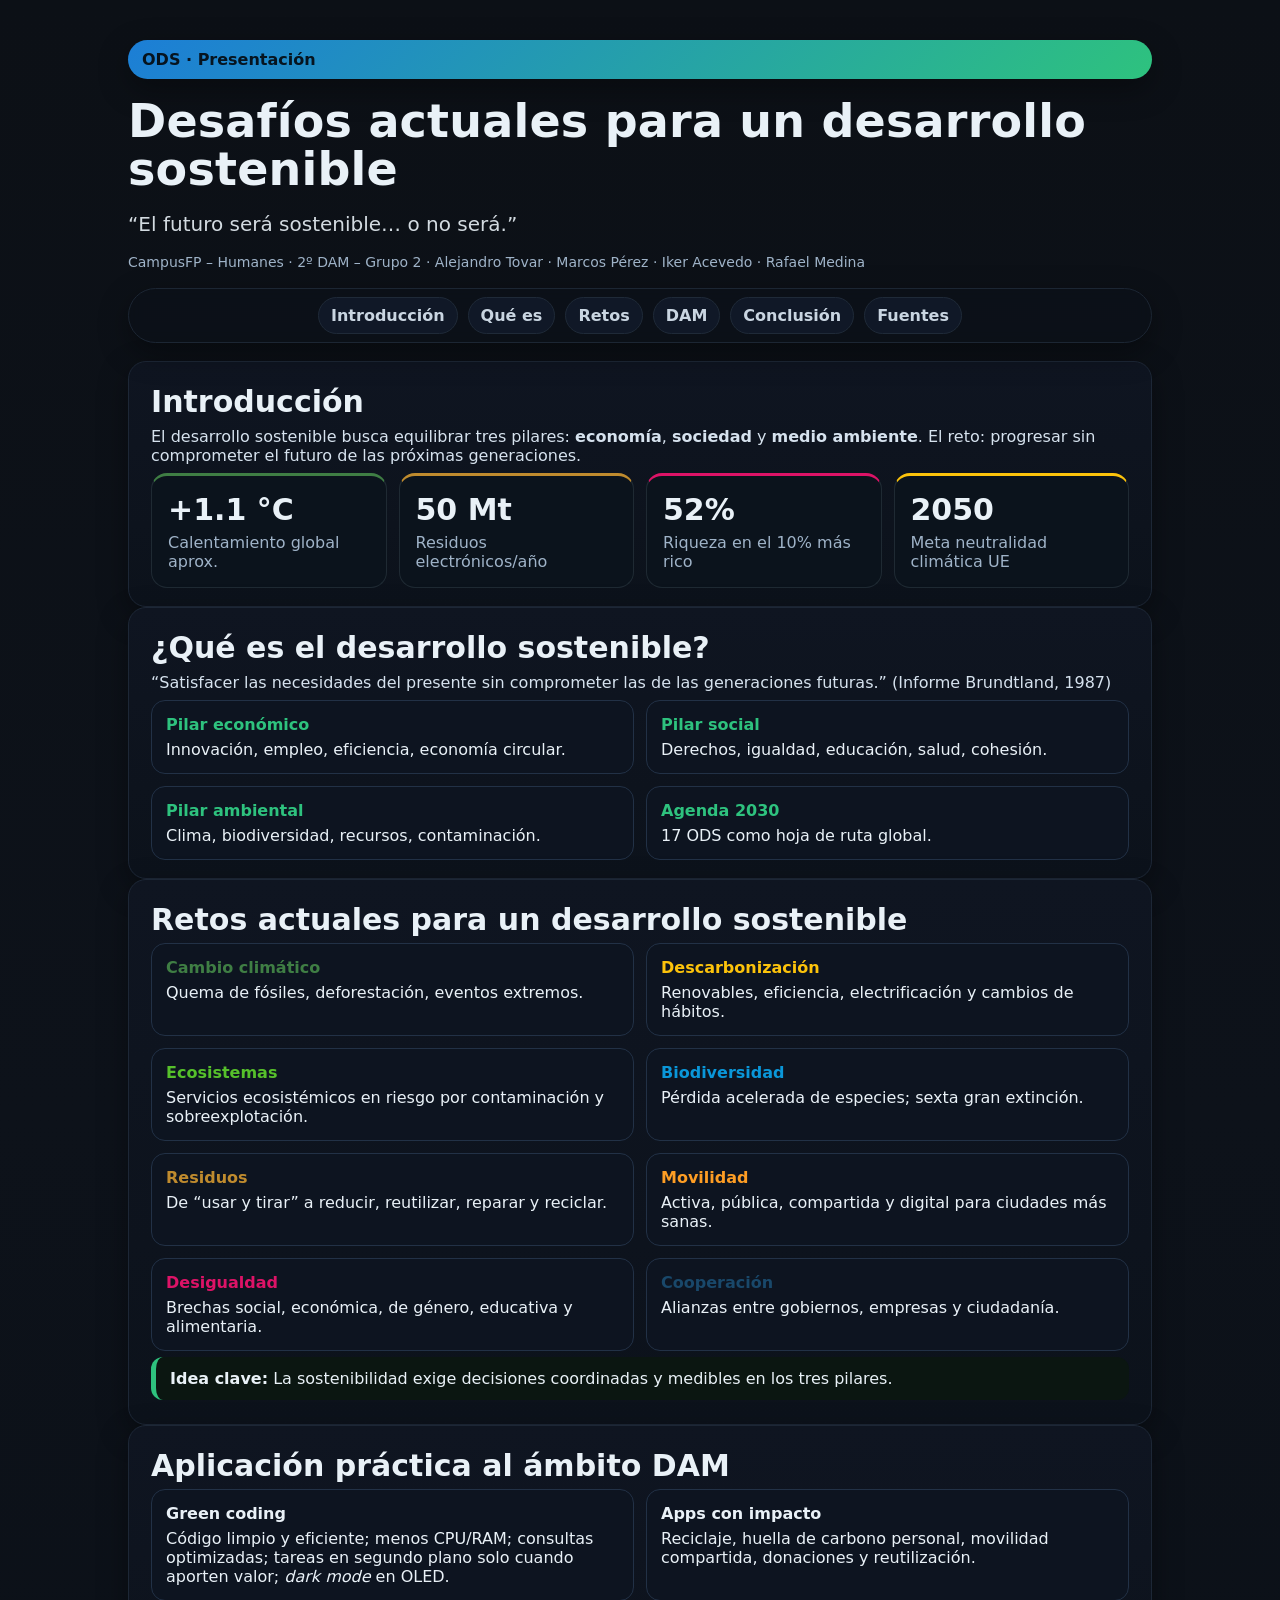
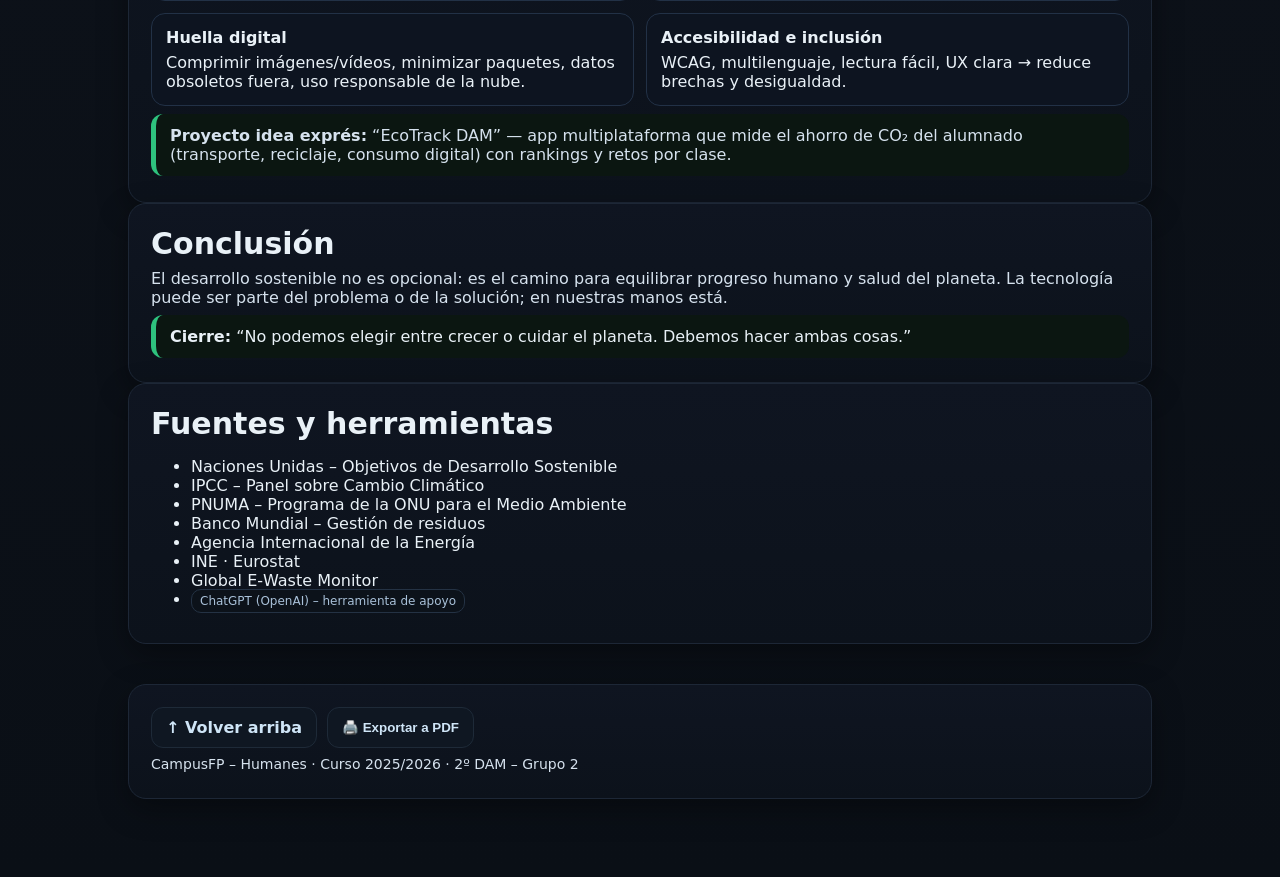
<file: index.html>
<!DOCTYPE html>
<html lang="es">

<head>
    <meta charset="utf-8" />
    <meta name="viewport" content="width=device-width, initial-scale=1" />
    <title>Desafíos actuales para un desarrollo sostenible — 2º DAM Grupo 2</title>
    <style>
        :root {
            --bg: #0e1116;
            /* dark slate */
            --card: #121722;
            --muted: #9fb3c8;
            --text: #e9f1f7;
            --accent: #2ec27e;
            /* green */
            --accent2: #1c7ed6;
            /* blue */
            --accent3: #f59e0b;
            /* amber */
            --accent4: #ef4444;
            /* red */
            --ring: 0 0 0 3px rgba(46, 194, 126, .25);
            --radius: 18px;
            --shadow: 0 10px 30px rgba(0, 0, 0, .35);
            --ods1: #e5243b;
            --ods2: #dda63a;
            --ods3: #4c9f38;
            --ods4: #c5192d;
            --ods5: #ff3a21;
            --ods6: #26bde2;
            --ods7: #fcc30b;
            --ods8: #a21942;
            --ods9: #fd6925;
            --ods10: #dd1367;
            --ods11: #fd9d24;
            --ods12: #bf8b2e;
            --ods13: #3f7e44;
            --ods14: #0a97d9;
            --ods15: #56c02b;
            --ods16: #00689d;
            --ods17: #19486a;
        }

        * {
            box-sizing: border-box
        }

        html,
        body {
            margin: 0;
            padding: 0;
            background: linear-gradient(180deg, #0c1016, #0d121a 45%, #0a0f16);
            color: var(--text);
            font-family: Inter, system-ui, -apple-system, Segoe UI, Roboto, Ubuntu, "Helvetica Neue", Arial, sans-serif;
        }

        a {
            color: var(--accent2);
            text-decoration: none
        }

        a:hover {
            text-decoration: underline
        }

        .wrap {
            max-width: 1080px;
            margin: 0 auto;
            padding: 28px
        }

        header {
            display: grid;
            gap: 18px;
            align-items: center;
            margin: 12px 0 18px
        }

        .title {
            font-size: clamp(28px, 5vw, 46px);
            font-weight: 800;
            line-height: 1.05;
            letter-spacing: .2px
        }

        .subtitle {
            font-size: clamp(16px, 2.6vw, 20px);
            opacity: .9
        }

        .chip {
            display: inline-flex;
            gap: 10px;
            align-items: center;
            background: linear-gradient(135deg, var(--accent2), var(--accent));
            padding: 10px 14px;
            border-radius: 999px;
            color: #06141f;
            font-weight: 700;
            box-shadow: var(--shadow)
        }

        .meta {
            display: flex;
            flex-wrap: wrap;
            gap: 8px;
            color: var(--muted);
            font-size: 14px
        }

        nav {
            position: sticky;
            top: 10px;
            z-index: 5;
            background: #0d121a99;
            backdrop-filter: blur(6px);
            border: 1px solid #1c2633;
            border-radius: 999px;
            padding: 8px 12px;
            display: flex;
            gap: 10px;
            flex-wrap: wrap;
            justify-content: center;
            box-shadow: var(--shadow)
        }

        nav a {
            padding: 8px 12px;
            border-radius: 999px;
            background: #101827;
            border: 1px solid #1f2a38;
            color: #c9d5e1;
            font-weight: 600
        }

        nav a:hover {
            box-shadow: var(--ring)
        }

        .grid {
            display: grid;
            gap: 18px
        }

        @media(min-width:920px) {
            .grid {
                grid-template-columns: repeat(12, 1fr)
            }
        }

        .card {
            grid-column: 1/-1;
            background: linear-gradient(180deg, #0f1521, #0c121b);
            border: 1px solid #1d2736;
            border-radius: var(--radius);
            padding: 22px 22px 18px;
            box-shadow: var(--shadow)
        }

        .card h2 {
            margin: 0 0 6px;
            font-size: clamp(22px, 3.5vw, 30px)
        }

        .card p {
            margin: 8px 0;
            color: #d6e2ee
        }

        .pill {
            display: inline-block;
            padding: 6px 10px;
            border-radius: 999px;
            border: 1px solid #253249;
            color: #b9cbe0;
            margin: 6px 6px 0 0;
            font-size: 13px
        }

        .ods-list {
            display: grid;
            grid-template-columns: repeat(2, minmax(0, 1fr));
            gap: 12px;
            margin-top: 8px
        }

        @media(min-width:740px) {
            .ods-list {
                grid-template-columns: repeat(4, minmax(0, 1fr))
            }
        }

        .ods {
            border-radius: 14px;
            padding: 14px;
            border: 1px solid #223146;
            background: #0d1420
        }

        .ods strong {
            display: block;
            margin-bottom: 6px
        }

        .kpi {
            display: grid;
            grid-template-columns: repeat(2, minmax(0, 1fr));
            gap: 12px
        }

        @media(min-width:740px) {
            .kpi {
                grid-template-columns: repeat(4, minmax(0, 1fr))
            }
        }

        .kpicard {
            padding: 16px;
            border-radius: 16px;
            background: #0b131c;
            border: 1px solid #1f2a33
        }

        .kpicard h3 {
            margin: 0 0 6px;
            font-size: 30px
        }

        .kpicard span {
            color: var(--muted)
        }

        .callout {
            border-left: 5px solid var(--accent);
            background: #0b1611;
            border-radius: 12px;
            padding: 12px 14px;
            margin: 6px 0
        }

        .row {
            display: grid;
            grid-template-columns: 1fr;
            gap: 12px
        }

        @media(min-width:900px) {
            .row {
                grid-template-columns: 1fr 1fr
            }
        }

        .badge {
            display: inline-flex;
            gap: 8px;
            align-items: center;
            border: 1px solid #1e2a38;
            border-radius: 999px;
            padding: 6px 10px;
            color: #c9d5e1;
            background: #0f1722
        }

        footer {
            margin: 40px 0 50px;
            color: #9fb3c8
        }

        .btns {
            display: flex;
            gap: 10px;
            flex-wrap: wrap
        }

        .btn {
            display: inline-flex;
            gap: 10px;
            align-items: center;
            padding: 10px 14px;
            border-radius: 12px;
            border: 1px solid #1e2a38;
            background: #0f1722;
            color: #cfe5f7;
            font-weight: 700
        }

        .btn:hover {
            box-shadow: var(--ring)
        }

        .tag {
            padding: 4px 8px;
            border-radius: 10px;
            border: 1px solid #243244;
            background: #0c121a;
            color: #a9c1d9;
            font-size: 12px
        }
    </style>
</head>

<body>
    <div class="wrap">
        <header>
            <span class="chip">ODS · Presentación</span>
            <div class="title">Desafíos actuales para un desarrollo sostenible</div>
            <div class="subtitle">“El futuro será sostenible… o no será.”</div>
            <div class="meta">CampusFP – Humanes · 2º DAM – Grupo 2 · Alejandro Tovar · Marcos Pérez · Iker Acevedo ·
                Rafael Medina</div>
        </header>

        <nav>
            <a href="#intro">Introducción</a>
            <a href="#def">Qué es</a>
            <a href="#retos">Retos</a>
            <a href="#dam">DAM</a>
            <a href="#conclusion">Conclusión</a>
            <a href="#fuentes">Fuentes</a>
        </nav>

        <section id="intro" class="grid" style="margin-top:18px">
            <article class="card">
                <h2>Introducción</h2>
                <p>El desarrollo sostenible busca equilibrar tres pilares: <strong>economía</strong>,
                    <strong>sociedad</strong> y <strong>medio ambiente</strong>. El reto: progresar sin comprometer el
                    futuro de las próximas generaciones.</p>
                <div class="kpi">
                    <div class="kpicard" style="border-top:3px solid var(--ods13)">
                        <h3>+1.1 °C</h3><span>Calentamiento global aprox.</span>
                    </div>
                    <div class="kpicard" style="border-top:3px solid var(--ods12)">
                        <h3>50 Mt</h3><span>Residuos electrónicos/año</span>
                    </div>
                    <div class="kpicard" style="border-top:3px solid var(--ods10)">
                        <h3>52%</h3><span>Riqueza en el 10% más rico</span>
                    </div>
                    <div class="kpicard" style="border-top:3px solid var(--ods7)">
                        <h3>2050</h3><span>Meta neutralidad climática UE</span>
                    </div>
                </div>
            </article>
        </section>

        <section id="def" class="grid">
            <article class="card">
                <h2>¿Qué es el desarrollo sostenible?</h2>
                <p>“Satisfacer las necesidades del presente sin comprometer las de las generaciones futuras.” (Informe
                    Brundtland, 1987)</p>
                <div class="row">
                    <div class="ods"><strong style="color:var(--accent)">Pilar económico</strong> Innovación, empleo,
                        eficiencia, economía circular.</div>
                    <div class="ods"><strong style="color:var(--accent)">Pilar social</strong> Derechos, igualdad,
                        educación, salud, cohesión.</div>
                    <div class="ods"><strong style="color:var(--accent)">Pilar ambiental</strong> Clima, biodiversidad,
                        recursos, contaminación.</div>
                    <div class="ods"><strong style="color:var(--accent)">Agenda 2030</strong> 17 ODS como hoja de ruta
                        global.</div>
                </div>
            </article>
        </section>

        <section id="retos" class="grid">
            <article class="card">
                <h2>Retos actuales para un desarrollo sostenible</h2>
                <div class="row">
                    <div class="ods"><strong style="color:var(--ods13)">Cambio climático</strong> Quema de fósiles,
                        deforestación, eventos extremos.</div>
                    <div class="ods"><strong style="color:var(--ods7)">Descarbonización</strong> Renovables, eficiencia,
                        electrificación y cambios de hábitos.</div>
                    <div class="ods"><strong style="color:var(--ods15)">Ecosistemas</strong> Servicios ecosistémicos en
                        riesgo por contaminación y sobreexplotación.</div>
                    <div class="ods"><strong style="color:var(--ods14)">Biodiversidad</strong> Pérdida acelerada de
                        especies; sexta gran extinción.</div>
                    <div class="ods"><strong style="color:var(--ods12)">Residuos</strong> De “usar y tirar” a reducir,
                        reutilizar, reparar y reciclar.</div>
                    <div class="ods"><strong style="color:var(--ods11)">Movilidad</strong> Activa, pública, compartida y
                        digital para ciudades más sanas.</div>
                    <div class="ods"><strong style="color:var(--ods10)">Desigualdad</strong> Brechas social, económica,
                        de género, educativa y alimentaria.</div>
                    <div class="ods"><strong style="color:var(--ods17)">Cooperación</strong> Alianzas entre gobiernos,
                        empresas y ciudadanía.</div>
                </div>
                <div class="callout">
                    <strong>Idea clave:</strong> La sostenibilidad exige decisiones coordinadas y medibles en los tres
                    pilares.
                </div>
            </article>
        </section>

        <section id="dam" class="grid">
            <article class="card">
                <h2>Aplicación práctica al ámbito DAM</h2>
                <div class="row">
                    <div class="ods"><strong>Green coding</strong> Código limpio y eficiente; menos CPU/RAM; consultas
                        optimizadas; tareas en segundo plano solo cuando aporten valor; <em>dark mode</em> en OLED.
                    </div>
                    <div class="ods"><strong>Apps con impacto</strong> Reciclaje, huella de carbono personal, movilidad
                        compartida, donaciones y reutilización.</div>
                    <div class="ods"><strong>Huella digital</strong> Comprimir imágenes/vídeos, minimizar paquetes,
                        datos obsoletos fuera, uso responsable de la nube.</div>
                    <div class="ods"><strong>Accesibilidad e inclusión</strong> WCAG, multilenguaje, lectura fácil, UX
                        clara → reduce brechas y desigualdad.</div>
                </div>
                <p class="callout"><strong>Proyecto idea exprés:</strong> “EcoTrack DAM” — app multiplataforma que mide
                    el ahorro de CO₂ del alumnado (transporte, reciclaje, consumo digital) con rankings y retos por
                    clase.</p>
            </article>
        </section>

        <section id="conclusion" class="grid">
            <article class="card">
                <h2>Conclusión</h2>
                <p>El desarrollo sostenible no es opcional: es el camino para equilibrar progreso humano y salud del
                    planeta. La tecnología puede ser parte del problema o de la solución; en nuestras manos está.</p>
                <div class="callout"><strong>Cierre:</strong> “No podemos elegir entre crecer o cuidar el planeta.
                    Debemos hacer ambas cosas.”</div>
            </article>
        </section>

        <section id="fuentes" class="grid">
            <article class="card">
                <h2>Fuentes y herramientas</h2>
                <ul>
                    <li>Naciones Unidas – Objetivos de Desarrollo Sostenible</li>
                    <li>IPCC – Panel sobre Cambio Climático</li>
                    <li>PNUMA – Programa de la ONU para el Medio Ambiente</li>
                    <li>Banco Mundial – Gestión de residuos</li>
                    <li>Agencia Internacional de la Energía</li>
                    <li>INE · Eurostat</li>
                    <li>Global E‑Waste Monitor</li>
                    <li><span class="tag">ChatGPT (OpenAI) – herramienta de apoyo</span></li>
                </ul>
            </article>
        </section>

        <footer class="grid">
            <article class="card">
                <div class="btns">
                    <a class="btn" href="#intro">↑ Volver arriba</a>
                    <button class="btn" onclick="window.print()">🖨️ Exportar a PDF</button>
                </div>
                <p style="margin-top:8px" class="meta">CampusFP – Humanes · Curso 2025/2026 · 2º DAM – Grupo 2</p>
            </article>
        </footer>
    </div>

    <script>
        // Desplazamiento suave para anclas
        document.querySelectorAll('a[href^="#"]').forEach(a => {
            a.addEventListener('click', e => {
                const id = a.getAttribute('href');
                if (id.length > 1) {
                    e.preventDefault();
                    document.querySelector(id).scrollIntoView({ behavior: 'smooth' });
                }
            });
        });
    </script>
</body>

</html>
</file>
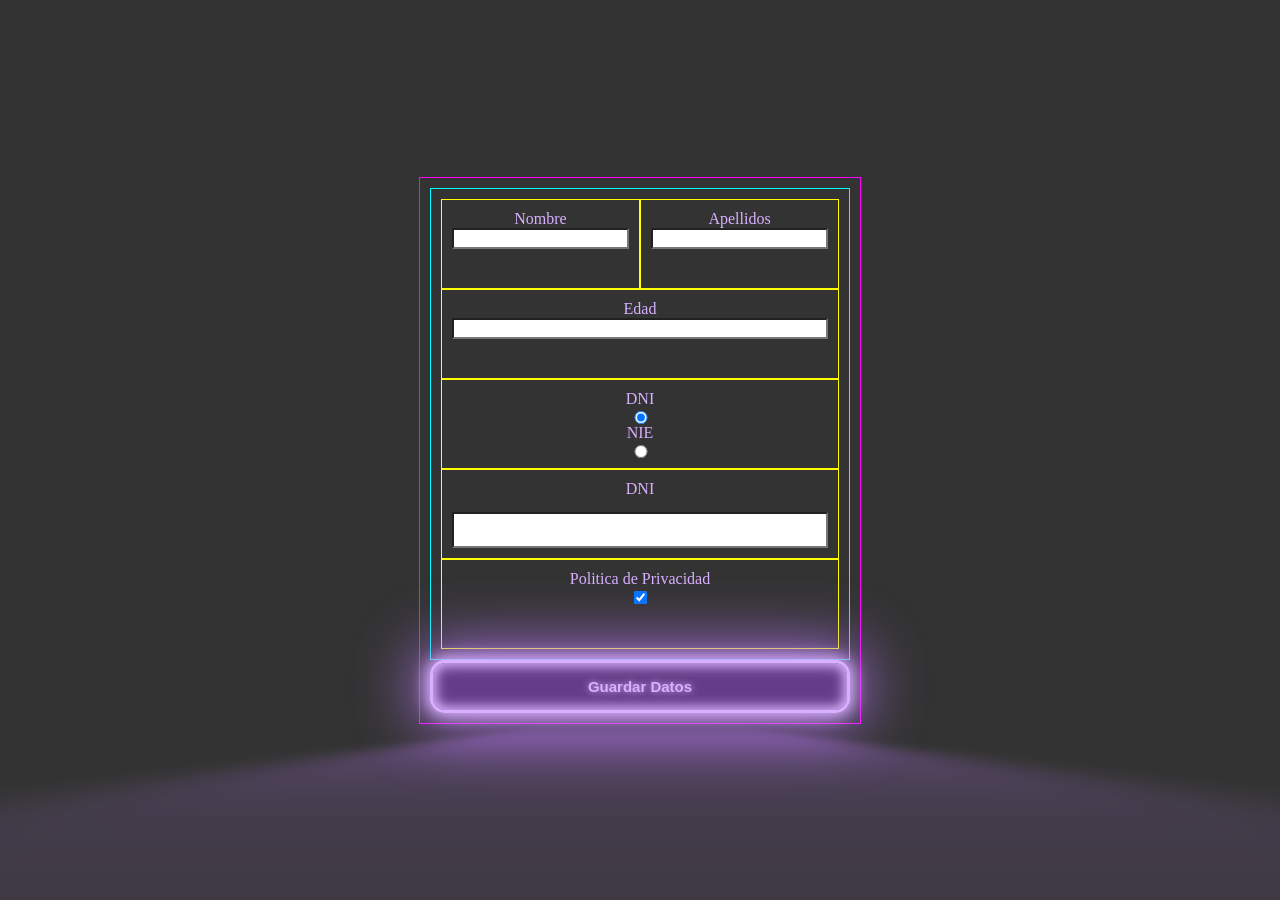
<file: Checkbox/index.html>
<!DOCTYPE html>
<html lang="en">

<head>
    <meta charset="UTF-8">
    <meta name="viewport" content="width=device-width, initial-scale=1.0">
    <link rel="stylesheet" href="style.css">
    <title>Document</title>
    <link rel="shortcut icon" href="favicon.ico" type="image/x-icon">
</head>

<body>
    <form class="miFormulario" id="miFormulario">
        <div class="contenedorInputs">


            <div class="inputs nombre">
                <label for="nombre">Nombre</label>
                <input type="text" name="nombre" id="nombre">
            </div>
            <div class="inputs apellidos">
                <label for="apellidos">Apellidos</label>
                <input type="text" name="apellidos" id="apellidos">
            </div>
            <div class="inputs edad">
                <label for="edad">Edad</label>
                <input type="text" name="edad" id="edad">
            </div>

            <div class="inputs opcion">
                <label for="radioDni">DNI</label>
                <input type="radio" value="dni" name="documento" id="radioDni" checked="checked">
                <label for="radioNie">NIE</label>
                <input type="radio" value="nie" name="documento" id="radioNie">

            </div>

            <div class="dninie">

                <div class="inputs dni" id="contenedorDni">
                    <label for="dni">DNI</label>
                    <input type="text" name="dni" id="dni">
                </div>
                <div class="inputs nie" id="contenedorNie">
                    <label for="nie">NIE</label>
                    <input type="text" name="nie" id="nie">
                </div>

            </div>















            <div class="inputs politica">
                <label for="politica">Politica de Privacidad</label>
                <input checked="checked" type="checkbox" value="1" id="politica">
            </div>


        </div>
        <button id="btn" type="submit">Guardar Datos</button>
    </form>




    <script src="script.js"></script>
</body>

</html>
</file>
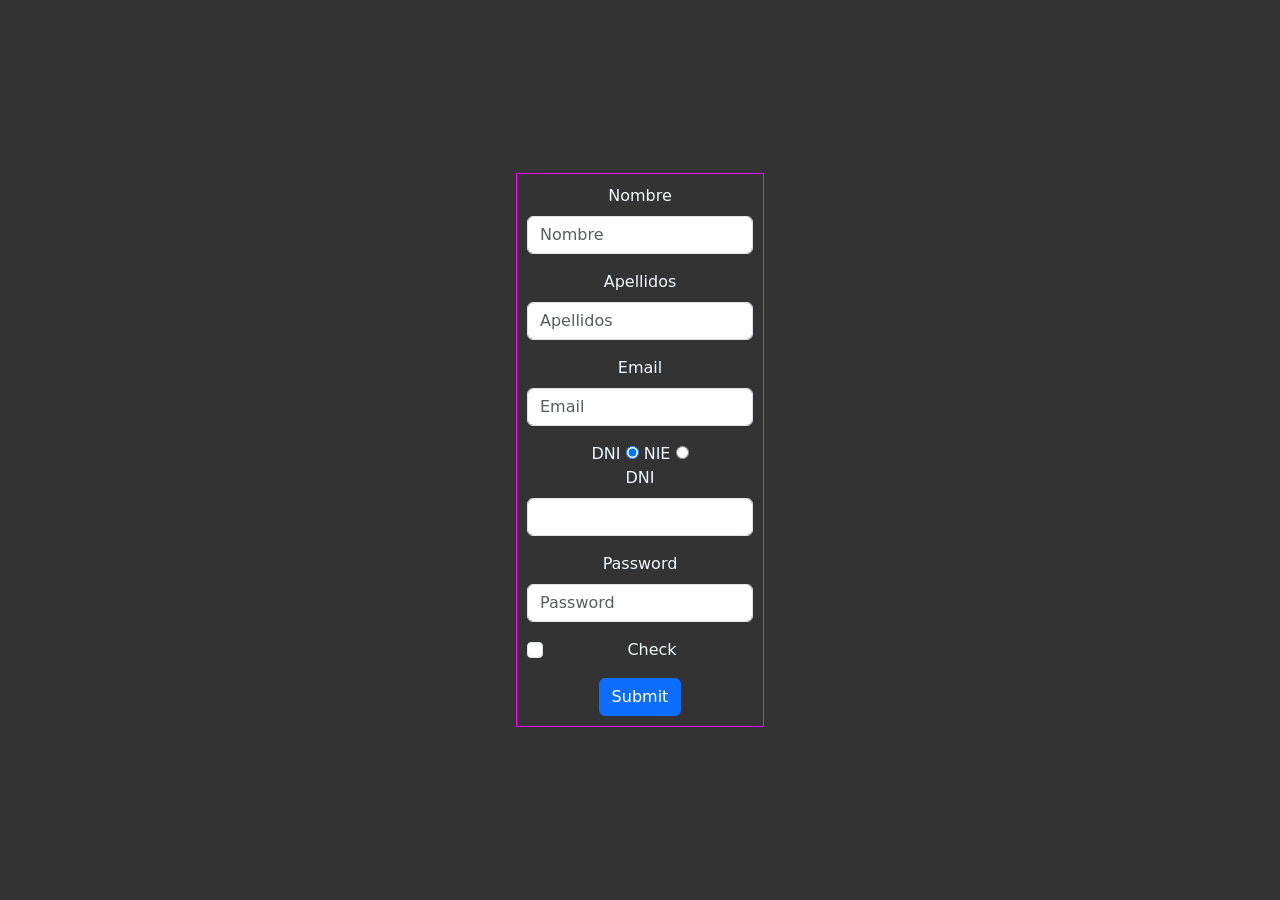
<file: FormularioPractica/index.html>
<!DOCTYPE html>
<html lang="en">

<head>
    <meta charset="UTF-8">
    <meta name="viewport" content="width=device-width, initial-scale=1.0">
    <title>Formulario</title>
    <link href="https://cdn.jsdelivr.net/npm/bootstrap@5.3.8/dist/css/bootstrap.min.css" rel="stylesheet"
        integrity="sha384-sRIl4kxILFvY47J16cr9ZwB07vP4J8+LH7qKQnuqkuIAvNWLzeN8tE5YBujZqJLB" crossorigin="anonymous">
    <link rel="stylesheet" href="style.css">
</head>

<body>



    <form class="formulario">
        <div class="mb-3 Nombre">
            <label for="Nombre" class="form-label">Nombre</label>
            <input type="text" class="form-control" id="Nombre" placeholder="Nombre">
        </div>
        <div class="mb-3 Apellidos">
            <label for="Apellidos" class="form-label">Apellidos</label>
            <input type="text" class="form-control" id="Apellidos" placeholder="Apellidos">
        </div>
        <div class="mb-3 Email">
            <label for="Email" class="form-label">Email</label>
            <input type="email" class="form-control" id="Email" placeholder="Email">
        </div>


        <div class="inputs opcion">
            <label for="radioDni">DNI</label>
            <input type="radio" value="dni" name="documento" id="radioDni" checked="checked">
            <label for="radioNie">NIE</label>
            <input type="radio" value="nie" name="documento" id="radioNie">

        </div>
        <div class="mb-3 dninie">
            <label id="EtiquetaDNINIE" for="dninie" class="form-label">DNI</label>
            <input type="text" class="form-control" id="dninie">
        </div>








        <div class="mb-3">
            <label for="Password" class="form-label">Password</label>
            <input type="password" class="form-control" id="Password" placeholder="Password">
        </div>
        <div class="mb-3 form-check">
            <input type="checkbox" class="form-check-input" id="check" value=1>
            <label class="form-check-label" for="check">Check</label>
        </div>
        <button id="btn" type="submit" class="btn btn-primary">Submit</button>
    </form>












    <script src="https://cdn.jsdelivr.net/npm/bootstrap@5.3.8/dist/js/bootstrap.bundle.min.js"
        integrity="sha384-FKyoEForCGlyvwx9Hj09JcYn3nv7wiPVlz7YYwJrWVcXK/BmnVDxM+D2scQbITxI"
        crossorigin="anonymous"></script>
    <script src="script.js"></script>
</body>

</html>
</file>
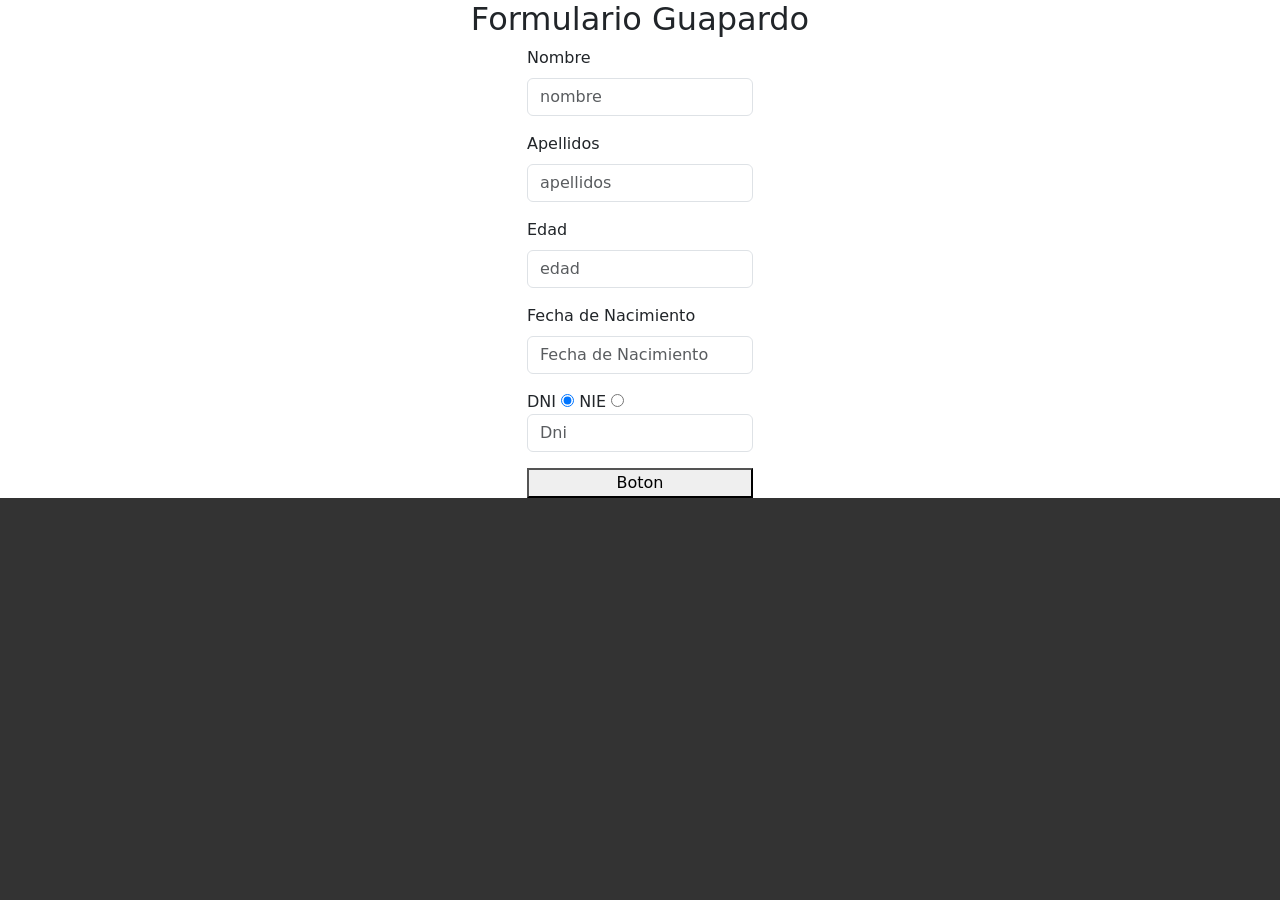
<file: practicaExamen/index.html>
<!DOCTYPE html>
<html lang="en">

<head>
    <meta charset="UTF-8">
    <meta name="viewport" content="width=device-width, initial-scale=1.0">
    <link href="https://cdn.jsdelivr.net/npm/bootstrap@5.3.8/dist/css/bootstrap.min.css" rel="stylesheet"
        integrity="sha384-sRIl4kxILFvY47J16cr9ZwB07vP4J8+LH7qKQnuqkuIAvNWLzeN8tE5YBujZqJLB" crossorigin="anonymous">
    <link rel="stylesheet" href="style.css">
    <title>Document</title>

</head>

<body>
    <h2>Formulario Guapardo</h2>

    <form class="formulario">

        <div class="form">
            <div class="mb-3">
                <label for="nombre" class="form-label">Nombre</label>
                <input type="text" class="form-control" id="nombre" placeholder="nombre">
            </div>
            <div class="mb-3">
                <label for="apellidos" class="form-label">Apellidos</label>
                <input type="text" class="form-control" id="apellidos" placeholder="apellidos">
            </div>
            <div class="mb-3">
                <label for="edad" class="form-label">Edad</label>
                <input type="text" class="form-control" id="edad" placeholder="edad">
            </div>
            <div class="mb-3">
                <label for="fechaNacimiento" class="form-label">Fecha de Nacimiento</label>
                <input type="text" class="form-control" id="fechaNacimiento" placeholder="Fecha de Nacimiento">
            </div>

            <div class="inputs opcion">
                <label for="radioDni">DNI</label>
                <input type="radio" value="dni" name="documento" id="radioDni" checked="checked">
                <label for="radioNie">NIE</label>
                <input type="radio" value="nie" name="documento" id="radioNie">

            </div>


            <div id="dniDisplay" class="radioDNI mb-3">
                <input type="text" class="form-control" id="dni" placeholder="Dni">
            </div>
            <div id="nieDisplay" class="radioNIE mb-3" style="display: none;">
                <input type="text" class="form-control" id="nie" placeholder="Nie">
            </div>
            <button id="btn" type="submit">Boton</button>

        </div>





    </form>

    <script src="script.js"></script>
    <script src="https://cdn.jsdelivr.net/npm/bootstrap@5.3.8/dist/js/bootstrap.bundle.min.js"
        integrity="sha384-FKyoEForCGlyvwx9Hj09JcYn3nv7wiPVlz7YYwJrWVcXK/BmnVDxM+D2scQbITxI"
        crossorigin="anonymous"></script>
</body>

</html>
</file>
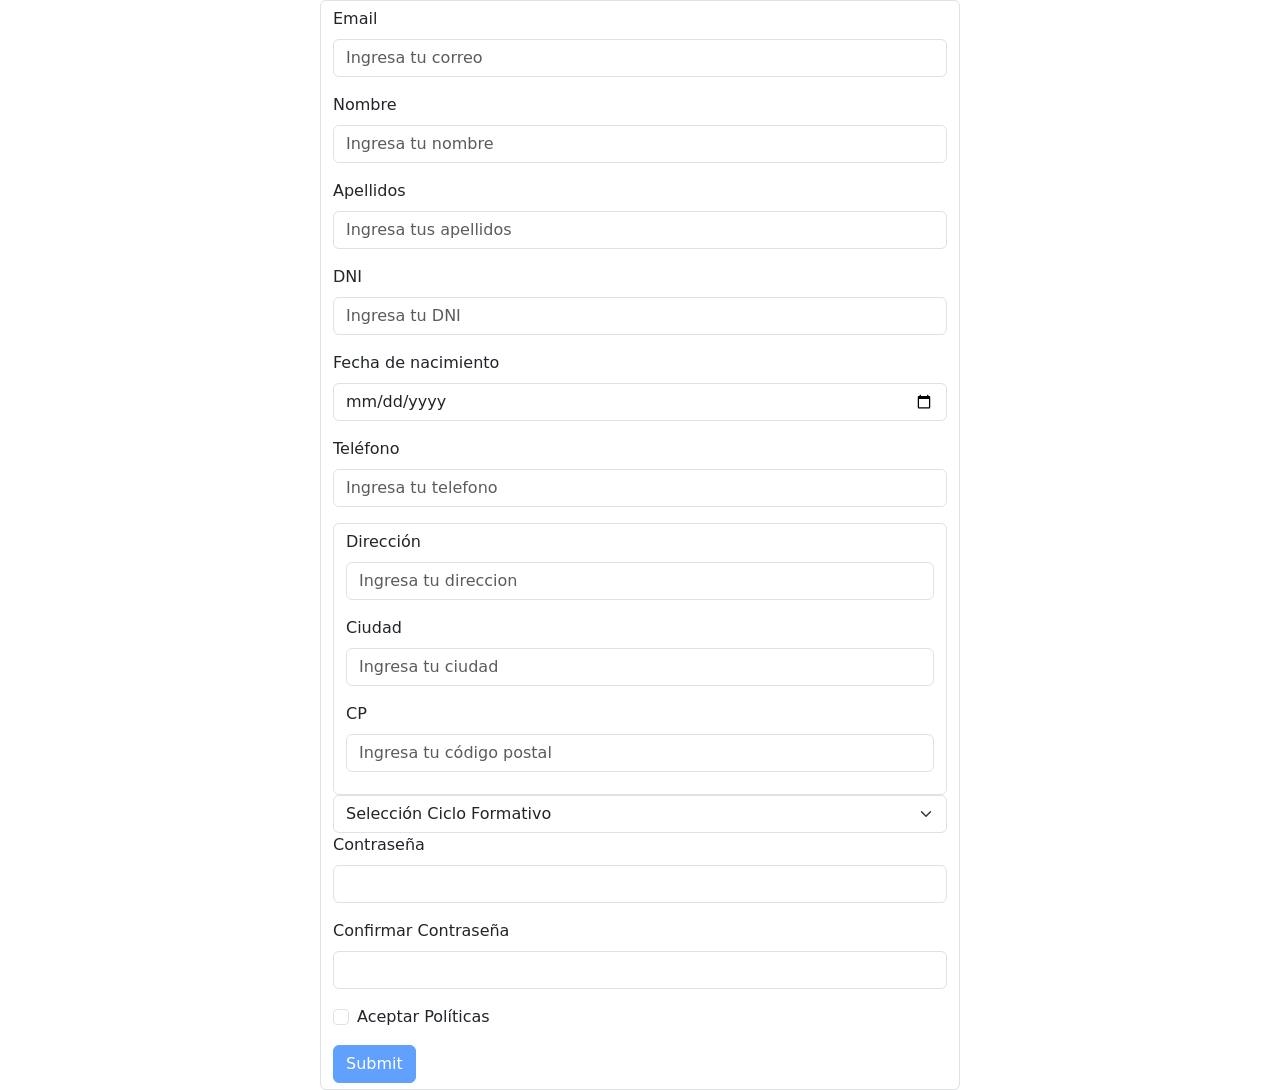
<file: practicaexamen2/index.html>
<!DOCTYPE html>
<html lang="en">

<head>
    <meta charset="UTF-8">
    <meta name="viewport" content="width=device-width, initial-scale=1.0">
    <title>Document</title>
    <link href="https://cdn.jsdelivr.net/npm/bootstrap@5.3.8/dist/css/bootstrap.min.css" rel="stylesheet"
        integrity="sha384-sRIl4kxILFvY47J16cr9ZwB07vP4J8+LH7qKQnuqkuIAvNWLzeN8tE5YBujZqJLB" crossorigin="anonymous">
    <link rel="stylesheet" href="style.css">
</head>

<body>

    <main>

        <form class="form-control" id="form">



            <!--Email  -->

            <div class="mb-3">
                <label for="Email" class="form-label">Email</label>
                <input type="email" class="form-control" id="Email" aria-describedby="emailHelp"
                    placeholder="Ingresa tu correo" required>
            </div>


            <!-- Nombre -->

            <div class="mb-3">
                <label for="Nombre" class="form-label">Nombre</label>
                <input type="text" class="form-control" id="Nombre" aria-describedby="nombreHelp"
                    placeholder="Ingresa tu nombre" required>

            </div>

            <!-- apellidos  -->


            <div class="mb-3">
                <label for="Apellidos" class="form-label">Apellidos</label>
                <input type="text" class="form-control" id="Apellidos" aria-describedby="apellidosHelp"
                    placeholder="Ingresa tus apellidos" required>
            </div>

            <!-- DNI  -->

            <div class="mb-3">
                <label for="DNI" class="form-label">DNI</label>
                <input type="text" class="form-control" id="DNI" aria-describedby="dniHelp" placeholder="Ingresa tu DNI"
                    required>
            </div>

            <!-- fnac -->


            <div class="mb-3">
                <label for="fnac" class="form-label">Fecha de nacimiento</label>
                <input type="date" class="form-control" id="fnac" aria-describedby="fnacHelp"
                    placeholder="Ingresa tu Fecha de nacimiento" required>
            </div>


            <!-- telefono -->


            <div class="mb-3">
                <label for="telefono" class="form-label">Teléfono</label>
                <input type="tel" class="form-control" id="telefono" aria-describedby="telefonoHelp"
                    placeholder="Ingresa tu telefono" required>
            </div>

            <!-- Domicilio  -->
            <div class="form-control">
                <div class="mb-3">
                    <label for="direccion" class="form-label">Dirección</label>
                    <input type="text" class="form-control" id="direccion" aria-describedby="direccionHelp"
                        placeholder="Ingresa tu direccion" required>
                </div>
                <div class="mb-3">
                    <label for="ciudad" class="form-label">Ciudad</label>
                    <input type="text" class="form-control" id="ciudad" aria-describedby="ciudadHelp"
                        placeholder="Ingresa tu ciudad" required>
                </div>
                <div class="mb-3">
                    <label for="cp" class="form-label">CP</label>
                    <input type="text" class="form-control" id="cp" aria-describedby="cpHelp"
                        placeholder="Ingresa tu código postal" required>
                </div>
            </div>


            <!-- Grado  -->
            <div class="mb-6 ">
                <select class="form-select" aria-label="Default select example" required>
                    <option selected>Selección Ciclo Formativo</option>
                    <option value="1">DAM</option>
                    <option value="2">DAW</option>
                    <option value="3">ASIR</option>
                </select>
            </div>

            <!-- Contraseña -->

            <div class="mb-3">
                <label for="password1" class="form-label">Contraseña</label>
                <input type="password" class="form-control" id="password1" required>
            </div>


            <div class="mb-3">
                <label for="password2" class="form-label">Confirmar Contraseña</label>
                <input type="password" class="form-control" id="password2" required>
            </div>



            <div class="mb-3 form-check">
                <input type="checkbox" class="form-check-input" id="exampleCheck1" required>
                <label class="form-check-label" for="exampleCheck1">Aceptar Políticas</label>
            </div>


            <button id="btn" type=" submit" disabled class="btn btn-primary">Submit</button>
        </form>
    </main>


    <script src="https://cdn.jsdelivr.net/npm/bootstrap@5.3.8/dist/js/bootstrap.bundle.min.js"
        integrity="sha384-FKyoEForCGlyvwx9Hj09JcYn3nv7wiPVlz7YYwJrWVcXK/BmnVDxM+D2scQbITxI"
        crossorigin="anonymous"></script>
    <script src="index.js"></script>
</body>

</html>
</file>
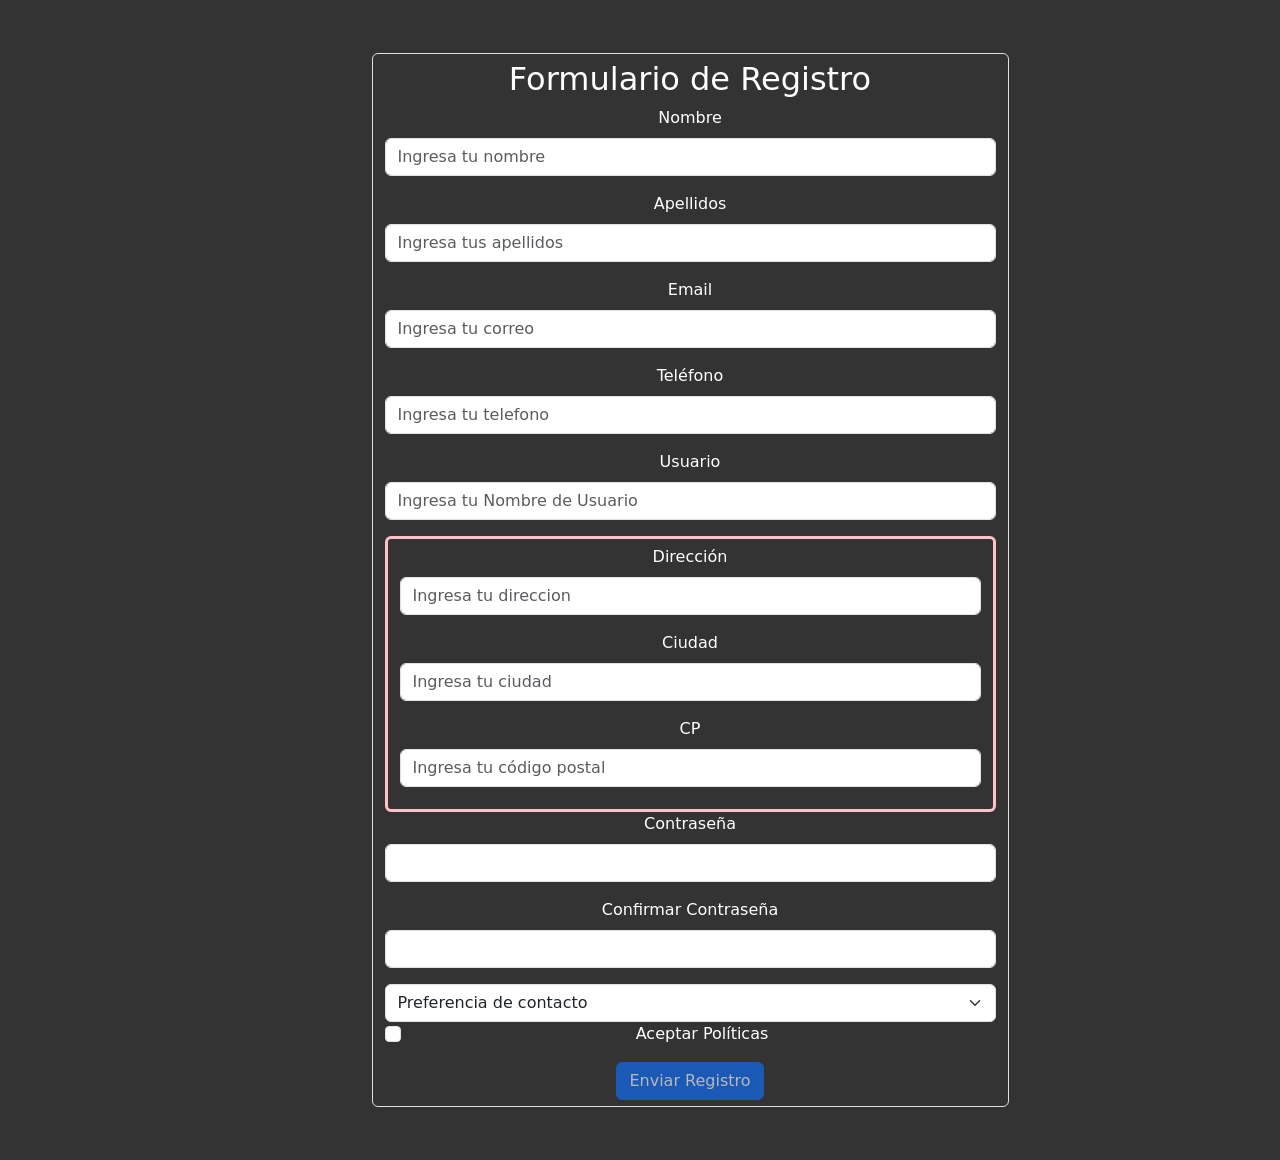
<file: RafaelMedinaAyuso/index.html>
<!DOCTYPE html>
<html lang="en">

<head>
    <meta charset="UTF-8">
    <meta name="viewport" content="width=device-width, initial-scale=1.0">
    <title>Página de Registro</title>
    <link href="https://cdn.jsdelivr.net/npm/bootstrap@5.3.8/dist/css/bootstrap.min.css" rel="stylesheet"
        integrity="sha384-sRIl4kxILFvY47J16cr9ZwB07vP4J8+LH7qKQnuqkuIAvNWLzeN8tE5YBujZqJLB" crossorigin="anonymous">
    <link rel="stylesheet" href="style.css">
</head>

<body>

    <main>

        <form class="form-control formulario" id="form">

            <h2>Formulario de Registro</h2>
            <!-- Nombre -->

            <div class="mb-3">
                <label for="Nombre" class="form-label">Nombre</label>
                <input type="text" class="form-control" id="Nombre" aria-describedby="nombreHelp"
                    placeholder="Ingresa tu nombre" required>

            </div>

            <!-- apellidos  -->


            <div class="mb-3">
                <label for="Apellidos" class="form-label">Apellidos</label>
                <input type="text" class="form-control" id="Apellidos" aria-describedby="apellidosHelp"
                    placeholder="Ingresa tus apellidos" required>
            </div>

            <!--Email  -->

            <div class="mb-3">
                <label for="Email" class="form-label">Email</label>
                <input type="email" class="form-control" id="Email" aria-describedby="emailHelp"
                    placeholder="Ingresa tu correo" required>
            </div>

            <!-- telefono -->


            <div class="mb-3">
                <label for="telefono" class="form-label">Teléfono</label>
                <input type="tel" class="form-control" id="telefono" aria-describedby="telefonoHelp"
                    placeholder="Ingresa tu telefono" required>
            </div>

            <!-- Usuario  -->
            <div class="mb-3">
                <label for="Usuario" class="form-label">Usuario</label>
                <input type="text" class="form-control" id="Usuario" aria-describedby="UsuarioHelp"
                    placeholder="Ingresa tu Nombre de Usuario" required>
            </div>


            <!-- Domicilio  -->
            <div class="form-control formularioDOM">
                <div class="mb-3">
                    <label for="direccion" class="form-label">Dirección</label>
                    <input type="text" class="form-control" id="direccion" aria-describedby="direccionHelp"
                        placeholder="Ingresa tu direccion" required>
                </div>
                <div class="mb-3">
                    <label for="ciudad" class="form-label">Ciudad</label>
                    <input type="text" class="form-control" id="ciudad" aria-describedby="ciudadHelp"
                        placeholder="Ingresa tu ciudad" required>
                </div>
                <div class="mb-3">
                    <label for="cp" class="form-label">CP</label>
                    <input type="text" class="form-control" id="cp" aria-describedby="cpHelp"
                        placeholder="Ingresa tu código postal" required>
                </div>
            </div>


            <!-- Contraseña -->
            <div class="mb-3">
                <label for="password1" class="form-label">Contraseña</label>
                <input type="password" class="form-control" id="password1" required>
            </div>


            <div class="mb-3">
                <label for="password2" class="form-label">Confirmar Contraseña</label>
                <input type="password" class="form-control" id="password2" required>
            </div>


            <!-- Grado  -->
            <div class="mb-6 ">
                <select class="form-select" id="form-select" aria-label="Default select example" required>
                    <option selected>Preferencia de contacto</option>
                    <option value="1">Telefono</option>
                    <option value="2">Email</option>
                    <option value="3">Ambos</option>
                </select>
            </div>

            <!-- Políticas -->

            <div class="mb-3 form-check">
                <input type="checkbox" class="form-check-input" id="exampleCheck1" value="1" required>
                <label class="form-check-label" for="exampleCheck1">Aceptar Políticas</label>
            </div>


            <button id="btn" type=" submit" disabled class="btn btn-primary">Enviar Registro</button>
        </form>
    </main>



    <script src="https://cdn.jsdelivr.net/npm/bootstrap@5.3.8/dist/js/bootstrap.bundle.min.js"
        integrity="sha384-FKyoEForCGlyvwx9Hj09JcYn3nv7wiPVlz7YYwJrWVcXK/BmnVDxM+D2scQbITxI"
        crossorigin="anonymous"></script>
    <script src="index.js"></script>
</body>

</html>
</file>
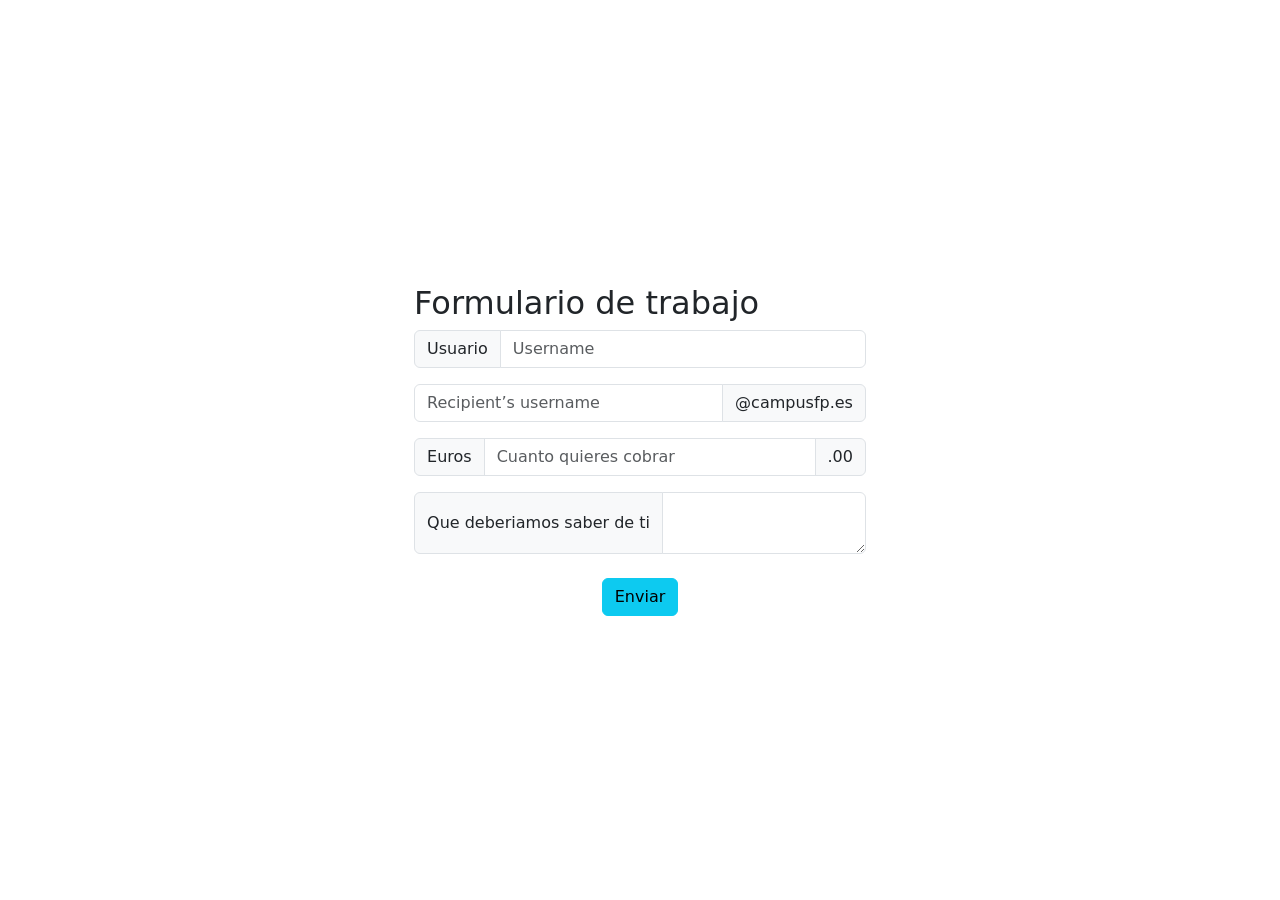
<file: pruebanueva/pruebaBoostrap/index.html>
<!DOCTYPE html>
<html lang="en">

<head>
    <meta charset="UTF-8">
    <meta name="viewport" content="width=device-width, initial-scale=1.0">
    <title>Document</title>
    <link href="https://cdn.jsdelivr.net/npm/bootstrap@5.3.8/dist/css/bootstrap.min.css" rel="stylesheet"
        integrity="sha384-sRIl4kxILFvY47J16cr9ZwB07vP4J8+LH7qKQnuqkuIAvNWLzeN8tE5YBujZqJLB" crossorigin="anonymous">
    <link rel="stylesheet" href="style.css">
</head>



<body>
    <div class="contenedor">
        <h2>Formulario de trabajo</h2>
        <div class="input-group mb-3">
            <span class="input-group-text">Usuario</span>
            <input type="text" class="form-control" placeholder="Username" aria-label="Username" id="user"
                aria-describedby="basic-addon1">
        </div>

        <div class="input-group mb-3">
            <input type="text" class="form-control" placeholder="Recipient’s username"
                aria-label="Recipient’s username " id="email" aria-describedby="basic-addon2">
            <span class="input-group-text">@campusfp.es</span>
        </div>

        <span></span>
        <div class="input-group mb-3">
            <span class="input-group-text">Euros</span>
            <input type="text" class="form-control" id="salary" aria-label="Amount (to the nearest dollar)"
                placeholder="Cuanto quieres cobrar">
            <span class="input-group-text">.00</span>
        </div>


        <div class="input-group">
            <span class="input-group-text">Que deberiamos saber de ti</span>
            <textarea class="form-control" id="cuentanos" aria-label="With textarea"></textarea>
        </div>

        <br>
        <div class="boton">
            <button id="enviar" type="button" class="btn btn-info">Enviar</button>
        </div>




    </div>



    <script src="https://cdn.jsdelivr.net/npm/bootstrap@5.3.8/dist/js/bootstrap.bundle.min.js"
        integrity="sha384-FKyoEForCGlyvwx9Hj09JcYn3nv7wiPVlz7YYwJrWVcXK/BmnVDxM+D2scQbITxI"
        crossorigin="anonymous"></script>
    <script src="index.js"></script>

</body>

</html>
</file>
<file: Checkbox/style.css>
html {
    background: #333;
    display: flex;
    justify-content: center;
    align-items: center;
    width: 100%;
    height: 100%;
}

.miFormulario {
    border: solid 1px magenta;
    padding: 10px;
    justify-content: center;
    align-items: center;

    button {
        width: 100%;
        height: 100%;
    }

}

.contenedorInputs {
    border: solid 1px cyan;
    padding: 10px;
    display: grid;
    grid-template-columns: 1fr 1fr;
    grid-template-rows: 1fr 1fr 1fr 1fr 1fr;
    grid-template-areas: "nombre apellidos" "edad edad" "opcion opcion" " dninie dninie" "politica politica";
    color: rgb(217, 176, 255);

}

.dninie {
    display: grid;
    grid-area: dninie;
}

.opcion {
    display: grid;
    grid-area: opcion;


}

.nombre {
    display: grid;
    grid-area: nombre;
}

/*
.nie {
    display: grid;
    grid-area: nie;
}

.dni {
    display: grid;

    grid-area: dni;
}
*/

.apellidos {

    display: grid;

    grid-area: apellidos;
}

.edad {
    display: grid;

    grid-area: edad;
}

.politica {
    display: grid;

    grid-area: politica;
}

.inputs {
    border: solid 1px yellow;
    padding: 10px;
    display: flex;
    flex-direction: column;

    input {
        background: white;
    }

    label {
        text-align: center;
    }
}
















/* From Uiverse.io by cssbuttons-io */
button {

    --glow-color: rgb(217, 176, 255);
    --glow-spread-color: rgba(191, 123, 255, 0.781);
    --enhanced-glow-color: rgb(231, 206, 255);
    --btn-color: rgb(100, 61, 136);
    border: .25em solid var(--glow-color);
    padding: 1em 3em;
    color: var(--glow-color);
    font-size: 15px;
    font-weight: bold;
    background-color: var(--btn-color);
    border-radius: 1em;
    outline: none;
    box-shadow: 0 0 1em .25em var(--glow-color),
        0 0 4em 1em var(--glow-spread-color),
        inset 0 0 .75em .25em var(--glow-color);
    text-shadow: 0 0 .5em var(--glow-color);
    position: relative;
    transition: all 0.3s;
}

button::after {
    pointer-events: none;
    content: "";
    position: absolute;
    top: 120%;
    left: 0;
    height: 100%;
    width: 100%;
    background-color: var(--glow-spread-color);
    filter: blur(2em);
    opacity: .7;
    transform: perspective(1.5em) rotateX(35deg) scale(1, .6);
}

button:hover {
    color: var(--btn-color);
    background-color: var(--glow-color);
    box-shadow: 0 0 1em .25em var(--glow-color),
        0 0 4em 2em var(--glow-spread-color),
        inset 0 0 .75em .25em var(--glow-color);
}

button:active {
    box-shadow: 0 0 0.6em .25em var(--glow-color),
        0 0 2.5em 2em var(--glow-spread-color),
        inset 0 0 .5em .25em var(--glow-color);
}
</file>
<file: FormularioPractica/style.css>
html {
    background: #333;
    display: flex;
    justify-content: center;
    align-items: center;
    width: 100%;
    height: 100%;

}

.formulario {
    background: #333;
    border: solid 1px magenta;
    padding: 10px;
    justify-content: center;
    align-items: center;
    color: aliceblue;
    text-align: center;

}
</file>
<file: practicaExamen/style.css>
html {
     background: #333;
     width: 100%;
     height: 100%;
     padding: 0px;
     margin: 0px;
     box-sizing: border-box;
 }

 h2 {
     display: grid;
     justify-content: center;
     align-items: center;
 }

 .form {
     width: 100%;
     height: 100%;
     display: grid;
     justify-content: center;
     align-items: center;
 }
</file>
<file: practicaexamen2/style.css>
html {
    background: #333;


}

body {
    display: flex;

    justify-content: center;
    align-items: center;
}

main {
    width: 50%;


}
</file>
<file: RafaelMedinaAyuso/style.css>
html {
    background: #333;

}

body {
    background: #333;
    border: solid #333;
    display: flex;

    justify-content: center;
    align-items: center;
}

.formulario {
    background: #333;
    color: white;
    justify-content: center;
    align-items: center;
    width: 100%;
    height: 100%;
    margin: 50px;
    text-align: center;

    .formularioDOM {
        background: #333;
        border: solid pink;
        color: white;

    }
}

main {
    width: 50%;

}
</file>
<file: pruebanueva/pruebaBoostrap/style.css>
html {
     background: #333;
     width: 100%;
     height: 100%;
     padding: 0px;
     margin: 0px;
     box-sizing: border-box;
 }


 body {
     width: 100%;
     height: 100%;
     display: flex;
     justify-content: center;
     align-items: center;


 }

 .boton {
     display: flex;
     justify-content: center;
     align-items: center;
 }
</file>
